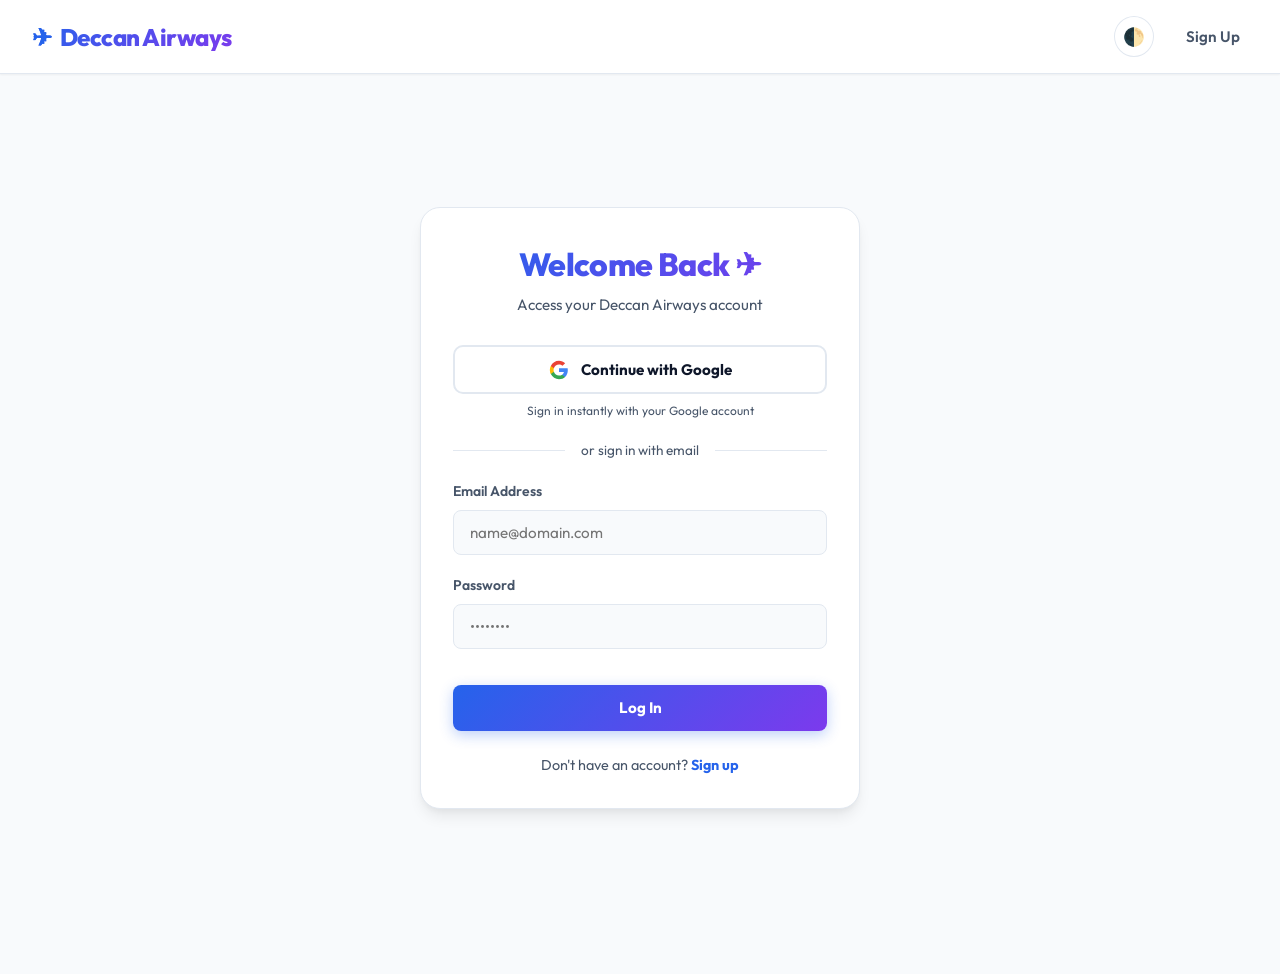
<file: booking/target/classes/static/login.html>
<!DOCTYPE html>
<html lang="en">
<head>
    <meta charset="UTF-8">
    <meta name="viewport" content="width=device-width, initial-scale=1.0">
    <title>Log In - Deccan Airways</title>
    <meta name="description" content="Log in to your Deccan Airways account to book flights and manage bookings.">
    <link rel="stylesheet" href="style.css">
    <style>
        .auth-wrapper {
            min-height: 100vh;
            display: flex;
            align-items: center;
            justify-content: center;
            padding: 2rem 1rem;
            background: var(--bg-primary);
        }
        .auth-card {
            width: 100%;
            max-width: 440px;
        }
        .auth-header {
            text-align: center;
            margin-bottom: 1.75rem;
        }
        .auth-header h1 {
            font-size: 2rem;
            font-weight: 800;
            background: var(--accent-gradient);
            -webkit-background-clip: text;
            -webkit-text-fill-color: transparent;
            background-clip: text;
        }
        .auth-header p {
            color: var(--text-secondary);
            font-size: 0.95rem;
            margin-top: 0.4rem;
        }
        .auth-footer {
            text-align: center;
            margin-top: 1.5rem;
            font-size: 0.9rem;
            color: var(--text-secondary);
        }
        .auth-footer a {
            color: var(--accent);
            font-weight: 700;
            text-decoration: none;
        }

        /* Divider */
        .divider-or {
            display: flex;
            align-items: center;
            gap: 1rem;
            margin: 1.25rem 0;
            color: var(--text-secondary);
            font-size: 0.85rem;
        }
        .divider-or::before, .divider-or::after {
            content: '';
            flex: 1;
            height: 1px;
            background: var(--border-color);
        }

        /* Custom Google Button */
        .btn-google {
            display: flex;
            align-items: center;
            justify-content: center;
            gap: 0.75rem;
            width: 100%;
            padding: 0.8rem 1.5rem;
            border: 2px solid var(--border-color);
            border-radius: 0.625rem;
            background: var(--bg-card);
            color: var(--text-primary);
            font-weight: 700;
            font-size: 0.95rem;
            cursor: pointer;
            transition: all 0.2s ease;
            font-family: inherit;
        }
        .btn-google:hover {
            border-color: #4285f4;
            background: rgba(66, 133, 244, 0.06);
            transform: translateY(-2px);
            box-shadow: 0 4px 16px rgba(66,133,244,0.18);
        }
        .btn-google:active {
            transform: translateY(0);
        }
        .google-svg {
            width: 20px;
            height: 20px;
            flex-shrink: 0;
        }
        .google-note {
            text-align: center;
            font-size: 0.75rem;
            color: var(--text-secondary);
            margin-top: 0.5rem;
        }

        /* Google One Tap container (hidden by default, SDK controls it) */
        #g_id_onload { display: none; }

        /* Alert override for Google setup message */
        .alert-google-setup {
            background: rgba(66,133,244,0.07);
            border: 1px solid rgba(66,133,244,0.2);
            border-radius: 0.625rem;
            padding: 0.9rem 1rem;
            font-size: 0.85rem;
            color: var(--text-primary);
            display: flex;
            gap: 0.5rem;
            align-items: flex-start;
            flex-direction: column;
            line-height: 1.5;
        }
    </style>
</head>
<body>

    <nav class="navbar">
        <a href="index.html" class="nav-logo">
            <span>✈</span> Deccan Airways
        </a>
        <ul class="nav-links">
            <li>
                <button id="themeToggle" class="theme-toggle-btn" title="Toggle Theme">🌓</button>
            </li>
            <li><a href="register.html">Sign Up</a></li>
        </ul>
    </nav>

    <!-- Google Identity One Tap (auto-loads if valid client_id is set) -->
    <div id="g_id_onload"
         data-client_id="YOUR_GOOGLE_CLIENT_ID.apps.googleusercontent.com"
         data-context="signin"
         data-ux_mode="popup"
         data-callback="handleGoogleCredential"
         data-auto_prompt="false">
    </div>

    <div class="auth-wrapper">
        <div class="card auth-card">
            <div class="auth-header">
                <h1>Welcome Back ✈</h1>
                <p>Access your Deccan Airways account</p>
            </div>

            <div id="alertContainer"></div>

            <!-- Google Sign-In Button -->
            <button class="btn-google" id="googleSignInBtn" onclick="handleGoogleSignIn()">
                <!-- Official Google "G" logo colours -->
                <svg class="google-svg" viewBox="0 0 24 24" xmlns="http://www.w3.org/2000/svg">
                    <path fill="#4285F4" d="M22.56 12.25c0-.78-.07-1.53-.2-2.25H12v4.26h5.92c-.26 1.37-1.04 2.53-2.21 3.31v2.77h3.57c2.08-1.92 3.28-4.74 3.28-8.09z"/>
                    <path fill="#34A853" d="M12 23c2.97 0 5.46-.98 7.28-2.66l-3.57-2.77c-.98.66-2.23 1.06-3.71 1.06-2.86 0-5.29-1.93-6.16-4.53H2.18v2.84C3.99 20.53 7.7 23 12 23z"/>
                    <path fill="#FBBC05" d="M5.84 14.09c-.22-.66-.35-1.36-.35-2.09s.13-1.43.35-2.09V7.07H2.18C1.43 8.55 1 10.22 1 12s.43 3.45 1.18 4.93l2.85-2.22.81-.62z"/>
                    <path fill="#EA4335" d="M12 5.38c1.62 0 3.06.56 4.21 1.64l3.15-3.15C17.45 2.09 14.97 1 12 1 7.7 1 3.99 3.47 2.18 7.07l3.66 2.84c.87-2.6 3.3-4.53 6.16-4.53z"/>
                </svg>
                Continue with Google
            </button>
            <p class="google-note">Sign in instantly with your Google account</p>

            <div class="divider-or"><span>or sign in with email</span></div>

            <!-- Email / Password form -->
            <form id="loginForm">
                <div class="form-group">
                    <label for="email" class="form-label">Email Address</label>
                    <input type="email" id="email" class="form-control" placeholder="name@domain.com" required autocomplete="email">
                </div>
                <div class="form-group">
                    <label for="password" class="form-label">Password</label>
                    <input type="password" id="password" class="form-control" placeholder="••••••••" required autocomplete="current-password">
                </div>
                <button type="submit" class="btn btn-primary" style="width: 100%; margin-top: 1rem; padding: 0.85rem;">Log In</button>
            </form>

            <div class="auth-footer">
                Don't have an account? <a href="register.html">Sign up</a>
            </div>
        </div>
    </div>

    <!-- Load Google GSI script last (not async/defer) so it is available synchronously -->
    <script>
        // Theme
        if (localStorage.getItem('theme') === 'dark') {
            document.body.classList.add('dark-mode');
        }
        document.getElementById('themeToggle').addEventListener('click', () => {
            document.body.classList.toggle('dark-mode');
            localStorage.setItem('theme', document.body.classList.contains('dark-mode') ? 'dark' : 'light');
        });

        const alertContainer = document.getElementById('alertContainer');

        // ──────────────────────────────────────────────
        //  Email / Password Login
        // ──────────────────────────────────────────────
        document.getElementById('loginForm').addEventListener('submit', async (e) => {
            e.preventDefault();
            alertContainer.innerHTML = '';
            const email    = document.getElementById('email').value;
            const password = document.getElementById('password').value;

            try {
                const response = await fetch('/api/auth/login', {
                    method: 'POST',
                    headers: { 'Content-Type': 'application/json' },
                    body: JSON.stringify({ email, password })
                });
                const result = await response.json();

                if (response.ok && result.success) {
                    alertContainer.innerHTML = `<div class="alert alert-success">✅ Login successful! Redirecting...</div>`;
                    const userRole  = result.data.role;
                    const userEmail = result.data.email;
                    setTimeout(() => {
                        if (userRole === 'ADMIN' || userEmail === 'admin@gmail.com') {
                            window.location.href = 'admin.html';
                        } else {
                            window.location.href = 'home.html';
                        }
                    }, 900);
                } else {
                    alertContainer.innerHTML = `<div class="alert alert-danger">❌ ${result.message || 'Invalid email or password.'}</div>`;
                }
            } catch (err) {
                alertContainer.innerHTML = `<div class="alert alert-danger">❌ Network error. Please try again.</div>`;
            }
        });

        // ──────────────────────────────────────────────
        //  Google Sign-In
        // ──────────────────────────────────────────────
        const GOOGLE_CLIENT_ID = 'YOUR_GOOGLE_CLIENT_ID.apps.googleusercontent.com';
        const googleConfigured  = !GOOGLE_CLIENT_ID.includes('YOUR_GOOGLE_CLIENT_ID');

        function handleGoogleSignIn() {
            alertContainer.innerHTML = '';

            if (!googleConfigured) {
                // Show a friendly setup notice — never redirect or crash
                alertContainer.innerHTML = `
                    <div class="alert-google-setup">
                        <strong>⚙️ Google Sign-In — Setup Required</strong>
                        <span>To enable Google login, a Google OAuth Client ID must be configured in the application. Please use <strong>email & password</strong> to sign in for now.</span>
                        <span style="font-size:0.8rem;color:var(--text-secondary);">Admin: replace <code>GOOGLE_CLIENT_ID</code> in login.html with your OAuth 2.0 Client ID from <a href="https://console.cloud.google.com/" target="_blank" style="color:var(--accent);">Google Cloud Console</a>.</span>
                    </div>`;
                return;
            }

            // If GSI library is loaded, trigger prompt
            if (window.google && google.accounts) {
                google.accounts.id.prompt((notification) => {
                    if (notification.isNotDisplayed() || notification.isSkippedMoment()) {
                        // One Tap blocked — show the pre-rendered button instead
                        document.getElementById('gsiButtonWrapper').style.display = 'flex';
                    }
                });
            } else {
                alertContainer.innerHTML = `<div class="alert alert-warning">⏳ Google Sign-In is loading. Please try again in a moment.</div>`;
            }
        }

        // Callback from Google Identity Services
        async function handleGoogleCredential(response) {
            if (!response || !response.credential) {
                alertContainer.innerHTML = '<div class="alert alert-danger">❌ Google sign-in failed. Please try again.</div>';
                return;
            }
            alertContainer.innerHTML = '<div class="alert alert-warning">⏳ Verifying Google account...</div>';

            // Decode JWT payload (for display only — backend must verify signature)
            let userInfo = {};
            try {
                const b64 = response.credential.split('.')[1].replace(/-/g, '+').replace(/_/g, '/');
                userInfo = JSON.parse(atob(b64));
            } catch { /* ignore decode errors */ }

            try {
                const res = await fetch('/api/auth/google', {
                    method: 'POST',
                    headers: { 'Content-Type': 'application/json' },
                    body: JSON.stringify({
                        email:      userInfo.email  || '',
                        name:       userInfo.name   || '',
                        googleId:   userInfo.sub    || '',
                        credential: response.credential
                    })
                });

                if (res.ok) {
                    const result = await res.json();
                    if (result.success) {
                        const name = userInfo.given_name || userInfo.name || 'there';
                        alertContainer.innerHTML = `<div class="alert alert-success">✅ Welcome, ${name}! Redirecting...</div>`;
                        setTimeout(() => { window.location.href = 'home.html'; }, 900);
                        return;
                    }
                }
            } catch { /* fall through */ }

            // Backend doesn't support Google OAuth yet — show friendly hint
            alertContainer.innerHTML = `
                <div class="alert-google-setup">
                    <strong>👋 Hello, ${userInfo.name || ''}!</strong>
                    <span>Google Sign-In backend is not configured yet. Please <a href="register.html" style="color:var(--accent);font-weight:700;">create an account</a> using your Google email: <strong>${userInfo.email || ''}</strong>.</span>
                </div>`;
        }

        // Initialise GSI after page load (non-blocking)
        window.addEventListener('load', () => {
            if (!googleConfigured) return; // Don't load GSI if no Client ID
            const script = document.createElement('script');
            script.src = 'https://accounts.google.com/gsi/client';
            script.onload = () => {
                google.accounts.id.initialize({
                    client_id: GOOGLE_CLIENT_ID,
                    callback:  handleGoogleCredential,
                    ux_mode:   'popup'
                });
            };
            document.head.appendChild(script);
        });
    </script>
</body>
</html>
</file>
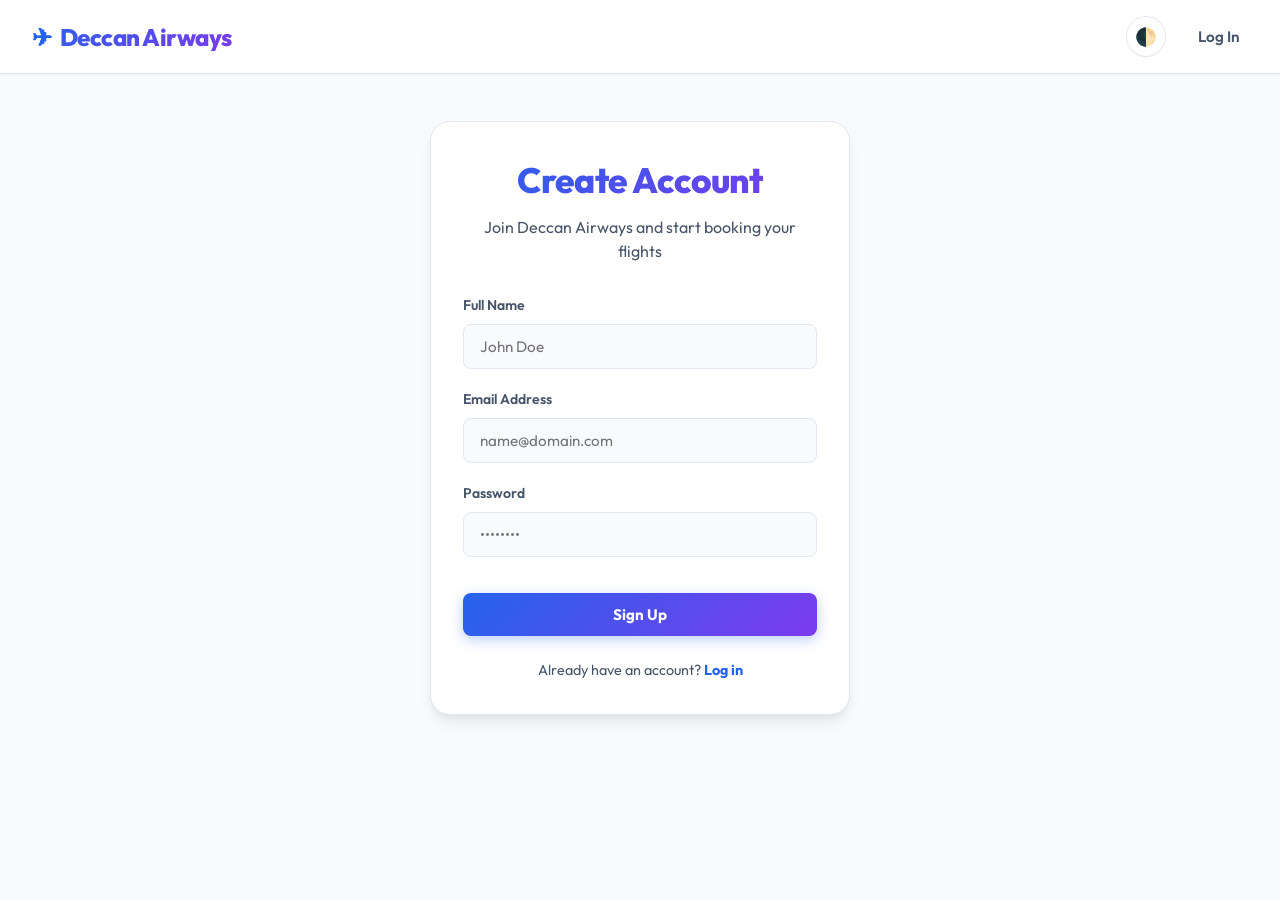
<file: booking/target/classes/static/register.html>
<!DOCTYPE html>
<html lang="en">
<head>
    <meta charset="UTF-8">
    <meta name="viewport" content="width=device-width, initial-scale=1.0">
    <title>Sign Up - Deccan Airways</title>
    <link rel="stylesheet" href="style.css">
</head>
<body>

    <nav class="navbar">
        <a href="index.html" class="nav-logo">
            <span>✈</span> Deccan Airways
        </a>
        <ul class="nav-links">
            <li>
                <button id="themeToggle" class="theme-toggle-btn" title="Toggle Theme">🌓</button>
            </li>
            <li><a href="login.html">Log In</a></li>
        </ul>
    </nav>

    <div class="auth-wrapper">
        <div class="card auth-card">
            <div class="auth-header">
                <h1>Create Account</h1>
                <p style="margin-top: 0.5rem;">Join Deccan Airways and start booking your flights</p>
            </div>

            <div id="alertContainer"></div>

            <form id="registerForm">
                <div class="form-group">
                    <label for="name" class="form-label">Full Name</label>
                    <input type="text" id="name" class="form-control" placeholder="John Doe" required>
                </div>
                <div class="form-group">
                    <label for="email" class="form-label">Email Address</label>
                    <input type="email" id="email" class="form-control" placeholder="name@domain.com" required>
                </div>
                <div class="form-group">
                    <label for="password" class="form-label">Password</label>
                    <input type="password" id="password" class="form-control" placeholder="••••••••" required>
                </div>
                <button type="submit" class="btn btn-primary" style="width: 100%; margin-top: 1rem;">Sign Up</button>
            </form>

            <div class="auth-footer">
                Already have an account? <a href="login.html">Log in</a>
            </div>
        </div>
    </div>

    <script>
        // Theme initialization
        if (localStorage.getItem('theme') === 'dark') {
            document.body.classList.add('dark-mode');
        }

        document.getElementById('themeToggle').addEventListener('click', () => {
            document.body.classList.toggle('dark-mode');
            if (document.body.classList.contains('dark-mode')) {
                localStorage.setItem('theme', 'dark');
            } else {
                localStorage.setItem('theme', 'light');
            }
        });

        const form = document.getElementById('registerForm');
        const alertContainer = document.getElementById('alertContainer');

        form.addEventListener('submit', async (e) => {
            e.preventDefault();
            alertContainer.innerHTML = '';

            const name = document.getElementById('name').value;
            const email = document.getElementById('email').value;
            const password = document.getElementById('password').value;

            try {
                const response = await fetch('/api/auth/register', {
                    method: 'POST',
                    headers: { 'Content-Type': 'application/json' },
                    body: JSON.stringify({ name, email, password })
                });

                const result = await response.json();

                if (response.ok && result.success) {
                    alertContainer.innerHTML = `<div class="alert alert-success">Registration successful! Redirecting to login...</div>`;
                    setTimeout(() => {
                        window.location.href = 'login.html';
                    }, 1500);
                } else {
                    alertContainer.innerHTML = `<div class="alert alert-danger">${result.message || 'Registration failed'}</div>`;
                }
            } catch (err) {
                alertContainer.innerHTML = `<div class="alert alert-danger">Network error. Please try again.</div>`;
                console.error(err);
            }
        });
    </script>
</body>
</html>
</file>
<file: booking/target/classes/static/style.css>
@import url('https://fonts.googleapis.com/css2?family=Outfit:wght@300;400;500;600;700;800&display=swap');

:root {
    /* DEFAULT: Premium White Theme (Light Mode) */
    --bg-primary: #f8fafc;
    --bg-secondary: #ffffff;
    --bg-card: #ffffff;
    --border-color: #e2e8f0;
    --text-primary: #0f172a;
    --text-secondary: #475569;
    --accent: #2563eb;
    --accent-hover: #1d4ed8;
    --accent-gradient: linear-gradient(135deg, #2563eb 0%, #7c3aed 100%);
    --danger: #dc2626;
    --danger-hover: #b91c1c;
    --success: #16a34a;
    --success-hover: #15803d;
    --warning: #ea580c;
    --warning-bg: rgba(234, 88, 12, 0.1);
    --shadow-sm: 0 1px 2px 0 rgba(0, 0, 0, 0.05);
    --shadow-md: 0 4px 6px -1px rgba(0, 0, 0, 0.05), 0 2px 4px -1px rgba(0, 0, 0, 0.03);
    --shadow-lg: 0 10px 15px -3px rgba(0, 0, 0, 0.08), 0 4px 6px -2px rgba(0, 0, 0, 0.04);
    --shadow-glow: 0 4px 20px rgba(37, 99, 235, 0.08);
}

.dark-mode {
    /* Dark Mode overrides */
    --bg-primary: #0b0f19;
    --bg-secondary: #111827;
    --bg-card: #1f2937;
    --border-color: #374151;
    --text-primary: #f3f4f6;
    --text-secondary: #9ca3af;
    --accent: #6366f1;
    --accent-hover: #4f46e5;
    --accent-gradient: linear-gradient(135deg, #6366f1 0%, #a855f7 100%);
    --danger: #ef4444;
    --danger-hover: #dc2626;
    --success: #10b981;
    --success-hover: #059669;
    --warning: #f97316;
    --warning-bg: rgba(249, 115, 22, 0.15);
    --shadow-sm: 0 1px 2px 0 rgba(0, 0, 0, 0.5);
    --shadow-md: 0 4px 6px -1px rgba(0, 0, 0, 0.3), 0 2px 4px -1px rgba(0, 0, 0, 0.2);
    --shadow-lg: 0 10px 15px -3px rgba(0, 0, 0, 0.4), 0 4px 6px -2px rgba(0, 0, 0, 0.3);
    --shadow-glow: 0 0 20px rgba(99, 102, 241, 0.15);
}

* {
    margin: 0;
    padding: 0;
    box-sizing: border-box;
    font-family: 'Outfit', sans-serif;
    transition: background-color 0.3s ease, border-color 0.3s ease;
}

body {
    background-color: var(--bg-primary);
    color: var(--text-primary);
    min-height: 100vh;
    line-height: 1.5;
}

/* Navigation bar */
.navbar {
    display: flex;
    justify-content: space-between;
    align-items: center;
    padding: 1rem 2rem;
    background-color: var(--bg-secondary);
    border-bottom: 1px solid var(--border-color);
    position: sticky;
    top: 0;
    z-index: 100;
    box-shadow: var(--shadow-sm);
}

.nav-logo {
    font-size: 1.5rem;
    font-weight: 800;
    background: var(--accent-gradient);
    -webkit-background-clip: text;
    -webkit-text-fill-color: transparent;
    display: flex;
    align-items: center;
    gap: 0.5rem;
    text-decoration: none;
    letter-spacing: -0.02em;
}

.nav-logo span {
    -webkit-text-fill-color: initial;
    color: var(--accent);
}

.nav-links {
    display: flex;
    gap: 1.5rem;
    align-items: center;
    list-style: none;
}

.nav-links a {
    color: var(--text-secondary);
    text-decoration: none;
    font-weight: 600;
    transition: color 0.2s ease;
    font-size: 0.95rem;
    padding: 0.25rem 0.5rem;
    border-radius: 0.375rem;
}

.nav-links a:hover {
    color: var(--text-primary);
    background-color: rgba(0, 0, 0, 0.03);
}

.dark-mode .nav-links a:hover {
    background-color: rgba(255, 255, 255, 0.05);
}

.nav-links a.active {
    color: var(--accent);
    background-color: rgba(37, 99, 235, 0.08);
}

.dark-mode .nav-links a.active {
    background-color: rgba(99, 102, 241, 0.15);
    color: #a5b4fc;
}

.nav-user {
    display: flex;
    align-items: center;
    gap: 1rem;
}

.nav-user-info {
    text-align: right;
}

.nav-user-name {
    font-weight: 700;
    font-size: 0.9rem;
    color: var(--text-primary);
}

.nav-user-role {
    font-size: 0.75rem;
    color: var(--text-secondary);
}

/* Theme Toggle Button */
.theme-toggle-btn {
    background: transparent;
    border: 1px solid var(--border-color);
    color: var(--text-secondary);
    cursor: pointer;
    padding: 0.5rem;
    border-radius: 50%;
    display: flex;
    align-items: center;
    justify-content: center;
    font-size: 1.1rem;
    transition: all 0.2s;
}

.theme-toggle-btn:hover {
    color: var(--text-primary);
    border-color: var(--text-secondary);
    transform: rotate(15deg);
}

/* Common container */
.container {
    max-width: 1200px;
    margin: 2rem auto;
    padding: 0 1.5rem;
}

/* Card */
.card {
    background-color: var(--bg-card);
    border: 1px solid var(--border-color);
    border-radius: 1.25rem;
    padding: 2rem;
    box-shadow: var(--shadow-lg);
    margin-bottom: 2rem;
}

.card-title {
    font-size: 1.6rem;
    font-weight: 800;
    margin-bottom: 1.5rem;
    color: var(--text-primary);
    letter-spacing: -0.01em;
}

/* Grid system */
.grid {
    display: grid;
    gap: 1.5rem;
}

.grid-cols-2 { grid-template-columns: repeat(auto-fit, minmax(280px, 1fr)); }
.grid-cols-3 { grid-template-columns: repeat(auto-fit, minmax(320px, 1fr)); }
.grid-cols-4 { grid-template-columns: repeat(auto-fit, minmax(220px, 1fr)); }

/* Forms */
.form-group {
    margin-bottom: 1.25rem;
}

.form-label {
    display: block;
    font-size: 0.875rem;
    font-weight: 600;
    margin-bottom: 0.5rem;
    color: var(--text-secondary);
}

.form-control {
    width: 100%;
    padding: 0.75rem 1rem;
    background-color: var(--bg-primary);
    border: 1px solid var(--border-color);
    border-radius: 0.5rem;
    color: var(--text-primary);
    font-size: 0.95rem;
    transition: all 0.2s ease;
}

.form-control:focus {
    outline: none;
    border-color: var(--accent);
    box-shadow: 0 0 0 3px rgba(37, 99, 235, 0.15);
    background-color: var(--bg-secondary);
}

/* Buttons */
.btn {
    display: inline-flex;
    align-items: center;
    justify-content: center;
    gap: 0.5rem;
    padding: 0.75rem 1.5rem;
    font-weight: 700;
    font-size: 0.95rem;
    border-radius: 0.5rem;
    border: none;
    cursor: pointer;
    transition: all 0.2s ease;
    text-decoration: none;
    text-align: center;
}

.btn-primary {
    background: var(--accent-gradient);
    color: #ffffff !important;
    box-shadow: 0 4px 14px rgba(37, 99, 235, 0.3);
}

.btn-primary:hover {
    transform: translateY(-2px);
    box-shadow: 0 6px 20px rgba(37, 99, 235, 0.5);
}

.btn-primary:active {
    transform: translateY(0);
}

.btn-secondary {
    background-color: var(--bg-primary);
    border: 1px solid var(--border-color);
    color: var(--text-primary);
}

.btn-secondary:hover {
    background-color: var(--border-color);
}

.btn-danger {
    background-color: var(--danger);
    color: #ffffff !important;
}

.btn-danger:hover {
    background-color: var(--danger-hover);
    transform: translateY(-1px);
}

.btn-success {
    background-color: var(--success);
    color: #ffffff !important;
}

.btn-success:hover {
    background-color: var(--success-hover);
    transform: translateY(-1px);
}

/* Auth Pages Centering */
.auth-wrapper {
    display: flex;
    justify-content: center;
    align-items: center;
    min-height: 80vh;
    padding: 1.5rem;
}

.auth-card {
    width: 100%;
    max-width: 420px;
}

.auth-header {
    text-align: center;
    margin-bottom: 2rem;
}

.auth-header h1 {
    font-size: 2.2rem;
    font-weight: 800;
    background: var(--accent-gradient);
    -webkit-background-clip: text;
    -webkit-text-fill-color: transparent;
    letter-spacing: -0.02em;
}

.auth-header p {
    color: var(--text-secondary);
    margin-top: 0.5rem;
}

.auth-footer {
    text-align: center;
    margin-top: 1.5rem;
    font-size: 0.9rem;
    color: var(--text-secondary);
}

.auth-footer a {
    color: var(--accent);
    text-decoration: none;
    font-weight: 700;
}

/* Notifications / Alerts */
.alert {
    padding: 1rem;
    border-radius: 0.5rem;
    margin-bottom: 1.5rem;
    font-size: 0.9rem;
    display: flex;
    align-items: center;
    gap: 0.75rem;
    font-weight: 500;
}

.alert-success {
    background-color: rgba(22, 163, 74, 0.1);
    border: 1px solid rgba(22, 163, 74, 0.2);
    color: var(--success);
}

.alert-danger {
    background-color: rgba(220, 38, 38, 0.1);
    border: 1px solid rgba(220, 38, 38, 0.2);
    color: var(--danger);
}

.alert-warning {
    background-color: var(--warning-bg);
    border: 1px solid rgba(234, 88, 12, 0.3);
    color: var(--warning);
}

/* Flight Cards Redesign - Premium Visual */
.flight-card {
    background-color: var(--bg-card);
    border: 1px solid var(--border-color);
    border-radius: 1rem;
    overflow: hidden;
    box-shadow: var(--shadow-md);
    transition: all 0.3s ease;
    display: flex;
    flex-direction: column;
}

.flight-card:hover {
    border-color: var(--accent);
    transform: translateY(-6px);
    box-shadow: var(--shadow-lg), var(--shadow-glow);
}

.flight-card-image {
    width: 100%;
    height: 150px;
    background-size: cover;
    background-position: center;
    position: relative;
}

.flight-type-badge {
    position: absolute;
    top: 0.75rem;
    right: 0.75rem;
    padding: 0.25rem 0.6rem;
    border-radius: 0.25rem;
    font-size: 0.7rem;
    font-weight: 700;
    text-transform: uppercase;
    letter-spacing: 0.05em;
    box-shadow: var(--shadow-sm);
}

.flight-type-badge.domestic {
    background-color: #2563eb;
    color: #ffffff;
}

.flight-type-badge.international {
    background-color: #7c3aed;
    color: #ffffff;
}

.flight-card-content {
    padding: 1.5rem;
    display: flex;
    flex-direction: column;
    flex-grow: 1;
    justify-content: space-between;
}

.flight-header {
    display: flex;
    justify-content: space-between;
    align-items: flex-start;
    margin-bottom: 0.75rem;
}

.airline-name {
    font-weight: 800;
    font-size: 1.2rem;
    color: var(--text-primary);
}

.flight-number {
    font-size: 0.8rem;
    background-color: rgba(37, 99, 235, 0.1);
    color: var(--accent);
    padding: 0.2rem 0.5rem;
    border-radius: 0.25rem;
    font-weight: 700;
}

.dark-mode .flight-number {
    background-color: rgba(99, 102, 241, 0.2);
}

.flight-route {
    display: flex;
    align-items: center;
    justify-content: space-between;
    margin: 1.25rem 0;
}

.route-point {
    text-align: center;
    flex: 1;
}

.route-point .time {
    font-size: 1.3rem;
    font-weight: 800;
    color: var(--text-primary);
}

.route-point .city {
    font-size: 0.85rem;
    color: var(--text-secondary);
    font-weight: 600;
    margin-top: 0.25rem;
}

.route-divider {
    flex: 1;
    height: 2px;
    background: linear-gradient(90deg, transparent, var(--accent), transparent);
    position: relative;
    margin: 0 0.75rem;
}

.route-divider::after {
    content: '✈';
    position: absolute;
    top: 50%;
    left: 50%;
    transform: translate(-50%, -50%);
    color: var(--accent);
    font-size: 0.95rem;
}

.flight-footer {
    display: flex;
    justify-content: space-between;
    align-items: center;
    margin-top: 1rem;
    padding-top: 1rem;
    border-top: 1px solid var(--border-color);
}

.price-tag {
    font-size: 1.6rem;
    font-weight: 800;
    color: var(--success);
}

.price-tag span {
    font-size: 0.85rem;
    color: var(--text-secondary);
    font-weight: 500;
}

.seats-left {
    font-size: 0.8rem;
    color: var(--text-secondary);
    font-weight: 600;
}

.seats-left.low {
    color: var(--danger);
    background-color: rgba(220, 38, 38, 0.1);
    padding: 0.15rem 0.4rem;
    border-radius: 0.25rem;
}

/* Modal styling */
.modal {
    position: fixed;
    top: 0;
    left: 0;
    right: 0;
    bottom: 0;
    background-color: rgba(15, 23, 42, 0.6);
    backdrop-filter: blur(8px);
    -webkit-backdrop-filter: blur(8px);
    display: flex;
    justify-content: center;
    align-items: center;
    z-index: 1000;
    opacity: 0;
    pointer-events: none;
    transition: opacity 0.3s ease;
}

.modal.show {
    opacity: 1;
    pointer-events: auto;
}

.modal-content {
    background-color: var(--bg-card);
    border: 1px solid var(--border-color);
    border-radius: 1.25rem;
    width: 100%;
    max-width: 500px;
    padding: 2rem;
    position: relative;
    box-shadow: var(--shadow-lg);
    transform: scale(0.9);
    transition: transform 0.3s ease;
}

.modal.show .modal-content {
    transform: scale(1);
}

.modal-close {
    position: absolute;
    top: 1.25rem;
    right: 1.25rem;
    background: transparent;
    border: none;
    color: var(--text-secondary);
    font-size: 1.5rem;
    cursor: pointer;
    width: 2rem;
    height: 2rem;
    display: flex;
    align-items: center;
    justify-content: center;
    border-radius: 50%;
    transition: all 0.2s;
}

.modal-close:hover {
    background-color: var(--bg-primary);
    color: var(--text-primary);
}

/* Timeline */
.timeline {
    position: relative;
    padding-left: 2rem;
}

.timeline::before {
    content: '';
    position: absolute;
    left: 7px;
    top: 0;
    bottom: 0;
    width: 2px;
    background-color: var(--border-color);
}

.timeline-item {
    position: relative;
    margin-bottom: 2rem;
}

.timeline-dot {
    position: absolute;
    left: -29px;
    top: 4px;
    width: 16px;
    height: 16px;
    border-radius: 50%;
    background-color: var(--bg-primary);
    border: 3px solid var(--accent);
}

.timeline-dot.cancel {
    border-color: var(--danger);
}

.timeline-content {
    background-color: var(--bg-primary);
    border: 1px solid var(--border-color);
    border-radius: 0.75rem;
    padding: 1.25rem;
}

.timeline-time {
    font-size: 0.75rem;
    color: var(--text-secondary);
    margin-bottom: 0.25rem;
    font-weight: 600;
}

.timeline-title {
    font-weight: 800;
    margin-bottom: 0.25rem;
}

.timeline-desc {
    font-size: 0.9rem;
    color: var(--text-secondary);
}

/* Stats list */
.stats-grid {
    display: grid;
    grid-template-columns: repeat(auto-fit, minmax(200px, 1fr));
    gap: 1.5rem;
    margin-bottom: 2rem;
}

.stat-card {
    background-color: var(--bg-card);
    border: 1px solid var(--border-color);
    border-radius: 1rem;
    padding: 1.5rem;
    text-align: center;
    box-shadow: var(--shadow-md);
}

.stat-val {
    font-size: 2rem;
    font-weight: 800;
    color: var(--text-primary);
    background: var(--accent-gradient);
    -webkit-background-clip: text;
    -webkit-text-fill-color: transparent;
}

.stat-lbl {
    font-size: 0.8rem;
    color: var(--text-secondary);
    text-transform: uppercase;
    letter-spacing: 0.05em;
    margin-top: 0.5rem;
    font-weight: 700;
}

/* Tables styling */
.table-responsive {
    overflow-x: auto;
    border-radius: 0.75rem;
    border: 1px solid var(--border-color);
}

table {
    width: 100%;
    border-collapse: collapse;
    text-align: left;
    background-color: var(--bg-card);
}

th {
    padding: 1rem;
    background-color: var(--bg-primary);
    border-bottom: 2px solid var(--border-color);
    color: var(--text-primary);
    font-weight: 700;
    font-size: 0.9rem;
}

td {
    padding: 1rem;
    border-bottom: 1px solid var(--border-color);
    color: var(--text-primary);
    font-size: 0.9rem;
}

tr:hover {
    background-color: rgba(0, 0, 0, 0.015);
}

.dark-mode tr:hover {
    background-color: rgba(255, 255, 255, 0.015);
}

/* Status Pill */
.status-pill {
    display: inline-flex;
    align-items: center;
    padding: 0.25rem 0.6rem;
    border-radius: 9999px;
    font-size: 0.75rem;
    font-weight: 700;
}

.status-pill.confirmed {
    background-color: rgba(22, 163, 74, 0.1);
    color: var(--success);
}

.status-pill.cancelled {
    background-color: rgba(220, 38, 38, 0.1);
    color: var(--danger);
}

/* Image Slider styles (Redesigned Landing) */
.slider-container {
    position: relative;
    width: 100%;
    height: 480px;
    border-radius: 1.5rem;
    overflow: hidden;
    margin-bottom: 3rem;
    box-shadow: var(--shadow-lg);
    background-color: #0b0f19;
}

.slider-track {
    width: 100%;
    height: 100%;
    display: flex;
    position: relative;
}

.slide {
    position: absolute;
    top: 0;
    left: 0;
    width: 100%;
    height: 100%;
    background-size: cover;
    background-position: center;
    opacity: 0;
    transition: opacity 1s ease-in-out;
    display: flex;
    align-items: center;
    justify-content: center;
    z-index: 1;
}

.slide.active {
    opacity: 1;
    z-index: 2;
}

.slide-overlay {
    position: absolute;
    top: 0;
    left: 0;
    right: 0;
    bottom: 0;
    background: linear-gradient(180deg, rgba(15,23,42,0.3) 0%, rgba(15,23,42,0.85) 100%);
    display: flex;
    flex-direction: column;
    justify-content: center;
    align-items: center;
    color: #ffffff;
    text-align: center;
    padding: 2rem;
}

.slide-title {
    font-size: 3rem;
    font-weight: 800;
    margin-bottom: 1rem;
    letter-spacing: -0.02em;
    line-height: 1.1;
    max-width: 800px;
    animation: fadeInUp 0.8s ease;
}

.slide-subtitle {
    font-size: 1.25rem;
    color: #cbd5e1;
    margin-bottom: 2rem;
    max-width: 600px;
    animation: fadeInUp 1s ease;
}

@keyframes fadeInUp {
    from {
        opacity: 0;
        transform: translateY(20px);
    }
    to {
        opacity: 1;
        transform: translateY(0);
    }
}

.slider-dots {
    position: absolute;
    bottom: 1.5rem;
    left: 50%;
    transform: translateX(-50%);
    display: flex;
    gap: 0.5rem;
    z-index: 10;
}

.slider-dot {
    width: 10px;
    height: 10px;
    border-radius: 50%;
    background-color: rgba(255, 255, 255, 0.4);
    cursor: pointer;
    transition: all 0.3s;
}

.slider-dot.active {
    background-color: #ffffff;
    width: 24px;
    border-radius: 5px;
}

/* Highlights Section */
.highlights-title {
    text-align: center;
    font-size: 2.2rem;
    font-weight: 800;
    margin-bottom: 2.5rem;
    color: var(--text-primary);
    letter-spacing: -0.02em;
}

.highlight-card {
    background-color: var(--bg-card);
    border: 1px solid var(--border-color);
    border-radius: 1.25rem;
    padding: 2.25rem;
    text-align: center;
    box-shadow: var(--shadow-md);
    transition: all 0.3s ease;
}

.highlight-card:hover {
    transform: translateY(-6px);
    box-shadow: var(--shadow-lg), var(--shadow-glow);
    border-color: var(--accent);
}

.highlight-icon {
    font-size: 2.5rem;
    margin-bottom: 1.25rem;
    display: inline-block;
    background: var(--accent-gradient);
    -webkit-background-clip: text;
    -webkit-text-fill-color: transparent;
}

.highlight-name {
    font-size: 1.2rem;
    font-weight: 800;
    margin-bottom: 0.75rem;
    color: var(--text-primary);
}

.highlight-desc {
    font-size: 0.95rem;
    color: var(--text-secondary);
    line-height: 1.6;
}

/* Quick Utilities */
.text-center { text-align: center; }
.mt-1 { margin-top: 0.25rem; }
.mt-2 { margin-top: 0.5rem; }
.mt-3 { margin-top: 0.75rem; }
.mt-4 { margin-top: 1rem; }
.mb-1 { margin-bottom: 0.25rem; }
.mb-2 { margin-bottom: 0.5rem; }
.mb-3 { margin-bottom: 0.75rem; }
.mb-4 { margin-bottom: 1rem; }

/* Responsive adjustments */
@media (max-width: 768px) {
    .navbar {
        flex-direction: column;
        gap: 1rem;
        padding: 1.5rem 1rem;
    }
    .slide-title {
        font-size: 2rem;
    }
    .slide-subtitle {
        font-size: 1rem;
    }
    .slider-container {
        height: 380px;
    }
}

/* ========================================
   COUPON BANNER STYLES
   ======================================== */
.coupon-banner {
    background: linear-gradient(90deg, #f59e0b, #ef4444, #f59e0b);
    background-size: 200% 100%;
    animation: shimmerBanner 3s linear infinite;
    color: #fff;
    text-align: center;
    padding: 0.65rem 1rem;
    font-weight: 700;
    font-size: 0.9rem;
    letter-spacing: 0.02em;
    position: sticky;
    top: 72px;
    z-index: 99;
    display: flex;
    align-items: center;
    justify-content: center;
    gap: 0.75rem;
    flex-wrap: wrap;
}

@keyframes shimmerBanner {
    0% { background-position: 200% 0; }
    100% { background-position: -200% 0; }
}

.coupon-banner .coupon-code-pill {
    background: rgba(255,255,255,0.25);
    border: 2px solid rgba(255,255,255,0.6);
    padding: 0.2rem 0.75rem;
    border-radius: 9999px;
    font-family: monospace;
    font-size: 1rem;
    letter-spacing: 0.08em;
    font-weight: 800;
    animation: pillGlow 1.5s ease-in-out infinite alternate;
}

@keyframes pillGlow {
    from { box-shadow: 0 0 0px rgba(255,255,255,0.3); }
    to { box-shadow: 0 0 12px rgba(255,255,255,0.7); }
}

.coupon-banner .close-banner {
    background: rgba(255,255,255,0.2);
    border: none;
    color: #fff;
    cursor: pointer;
    border-radius: 50%;
    width: 22px;
    height: 22px;
    display: flex;
    align-items: center;
    justify-content: center;
    font-size: 0.8rem;
    font-weight: 800;
    transition: background 0.2s;
    flex-shrink: 0;
}
.coupon-banner .close-banner:hover { background: rgba(255,255,255,0.4); }

/* ========================================
   COMPANY HISTORY / ACHIEVEMENTS SECTION
   ======================================== */
.history-section {
    margin: 4rem 0 2rem;
}

.history-section-title {
    text-align: center;
    font-size: 2.4rem;
    font-weight: 800;
    letter-spacing: -0.02em;
    margin-bottom: 0.75rem;
    background: var(--accent-gradient);
    -webkit-background-clip: text;
    -webkit-text-fill-color: transparent;
}

.history-section-subtitle {
    text-align: center;
    color: var(--text-secondary);
    font-size: 1.05rem;
    margin-bottom: 3rem;
}

.stats-counter-row {
    display: grid;
    grid-template-columns: repeat(auto-fit, minmax(150px, 1fr));
    gap: 1.5rem;
    margin-bottom: 3rem;
}

.stats-counter-card {
    background: var(--bg-card);
    border: 1px solid var(--border-color);
    border-radius: 1.25rem;
    padding: 2rem 1rem;
    text-align: center;
    box-shadow: var(--shadow-md);
    transition: all 0.3s ease;
}

.stats-counter-card:hover {
    transform: translateY(-6px);
    box-shadow: var(--shadow-lg), var(--shadow-glow);
    border-color: var(--accent);
}

.counter-value {
    font-size: 2.5rem;
    font-weight: 800;
    background: var(--accent-gradient);
    -webkit-background-clip: text;
    -webkit-text-fill-color: transparent;
    line-height: 1;
    margin-bottom: 0.5rem;
}

.counter-label {
    font-size: 0.82rem;
    text-transform: uppercase;
    letter-spacing: 0.06em;
    color: var(--text-secondary);
    font-weight: 700;
}

.milestones-title {
    font-size: 1.5rem;
    font-weight: 800;
    margin: 2.5rem 0 2rem;
    text-align: center;
    color: var(--text-primary);
}

.milestones-grid {
    display: grid;
    grid-template-columns: repeat(auto-fit, minmax(260px, 1fr));
    gap: 1.5rem;
}

.milestone-card {
    background: var(--bg-card);
    border: 1px solid var(--border-color);
    border-radius: 1rem;
    padding: 1.75rem;
    box-shadow: var(--shadow-md);
    transition: all 0.3s ease;
}

.milestone-card:hover {
    transform: translateY(-4px);
    box-shadow: var(--shadow-lg), var(--shadow-glow);
    border-color: var(--accent);
}

.milestone-year {
    display: inline-block;
    background: var(--accent-gradient);
    color: #fff;
    font-weight: 800;
    font-size: 0.85rem;
    padding: 0.25rem 0.75rem;
    border-radius: 9999px;
    margin-bottom: 1rem;
}

.milestone-icon { font-size: 2rem; margin-bottom: 0.75rem; }

.milestone-title {
    font-size: 1.05rem;
    font-weight: 800;
    color: var(--text-primary);
    margin-bottom: 0.5rem;
}

.milestone-desc {
    font-size: 0.88rem;
    color: var(--text-secondary);
    line-height: 1.6;
}

.awards-row {
    display: flex;
    gap: 1rem;
    flex-wrap: wrap;
    justify-content: center;
    margin-top: 3rem;
}

.award-badge {
    display: flex;
    align-items: center;
    gap: 0.6rem;
    background: var(--bg-card);
    border: 1px solid var(--border-color);
    border-radius: 9999px;
    padding: 0.6rem 1.25rem;
    font-size: 0.85rem;
    font-weight: 700;
    color: var(--text-primary);
    box-shadow: var(--shadow-sm);
    transition: all 0.2s;
}

.award-badge:hover {
    border-color: var(--accent);
    transform: scale(1.03);
    box-shadow: var(--shadow-md);
}

.award-badge .award-icon { font-size: 1.2rem; }
</file>
